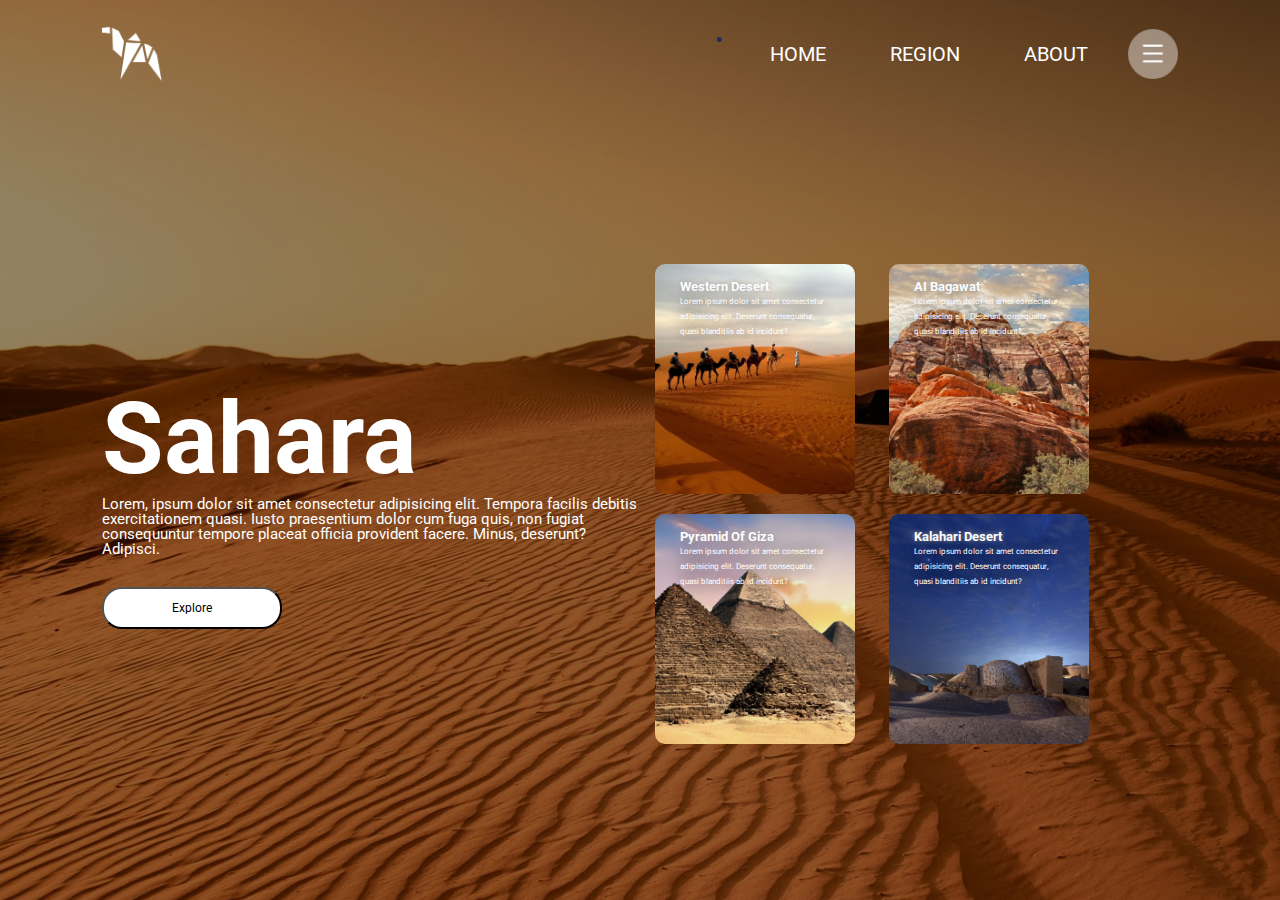
<file: cover page-2/index.html>
<!DOCTYPE html>
<html lang="en">
<head>
    <meta charset="UTF-8">
    <meta http-equiv="X-UA-Compatible" content="IE=edge">
    <meta name="viewport" content="width=device-width, initial-scale=1.0">
    <title>Website Header Using</title>
    <link rel="stylesheet" href="style.css">
    
    
</head>
<body>
    <div class="container">
        <div class="navbar">
            <img src="img/logo.png" class="logo">
                <nav>
                    <ul>
                        <li><a href="#">HOME</a> </li>
                        <li><a href="#">REGION</a> </li>
                        <li><a href="#">ABOUT</a> </li>
                    </ul>
                </nav>
            <img src="img/menu.png" class="menu-icon">
        </div>

        <div class="row">
            <div class="col">
                <h1>Sahara</h1>
                <p>Lorem, ipsum dolor sit amet consectetur adipisicing elit.
                     Tempora facilis debitis exercitationem quasi. Iusto praesentium
                      dolor cum fuga quis, non fugiat consequuntur tempore placeat 
                      officia provident facere. Minus, deserunt? Adipisci.</p>
                    <button type="button">Explore</button>
            </div>
            <div class="col">
                <div class="card card1">
                    <h5>Western Desert</h5>
                    <p>Lorem ipsum dolor sit amet consectetur adipisicing elit.
                    Deserunt consequatur, quasi blanditiis ab id incidunt?</p>
                </div>
                <div class="card card2">
                    <h5>AI Bagawat</h5>
                    <p>Lorem ipsum dolor sit amet consectetur adipisicing elit.
                    Deserunt consequatur, quasi blanditiis ab id incidunt?</p>
                </div>
                <div class="card card3">
                    <h5>Pyramid Of Giza</h5>
                    <p>Lorem ipsum dolor sit amet consectetur adipisicing elit.
                    Deserunt consequatur, quasi blanditiis ab id incidunt?</p>
                </div>
                <div class="card card4">
                    <h5>Kalahari Desert</h5>
                    <p>Lorem ipsum dolor sit amet consectetur adipisicing elit.
                    Deserunt consequatur, quasi blanditiis ab id incidunt?</p>
                </div>
            </div>
        </div>
    </div>



</body>
</html>
</file>
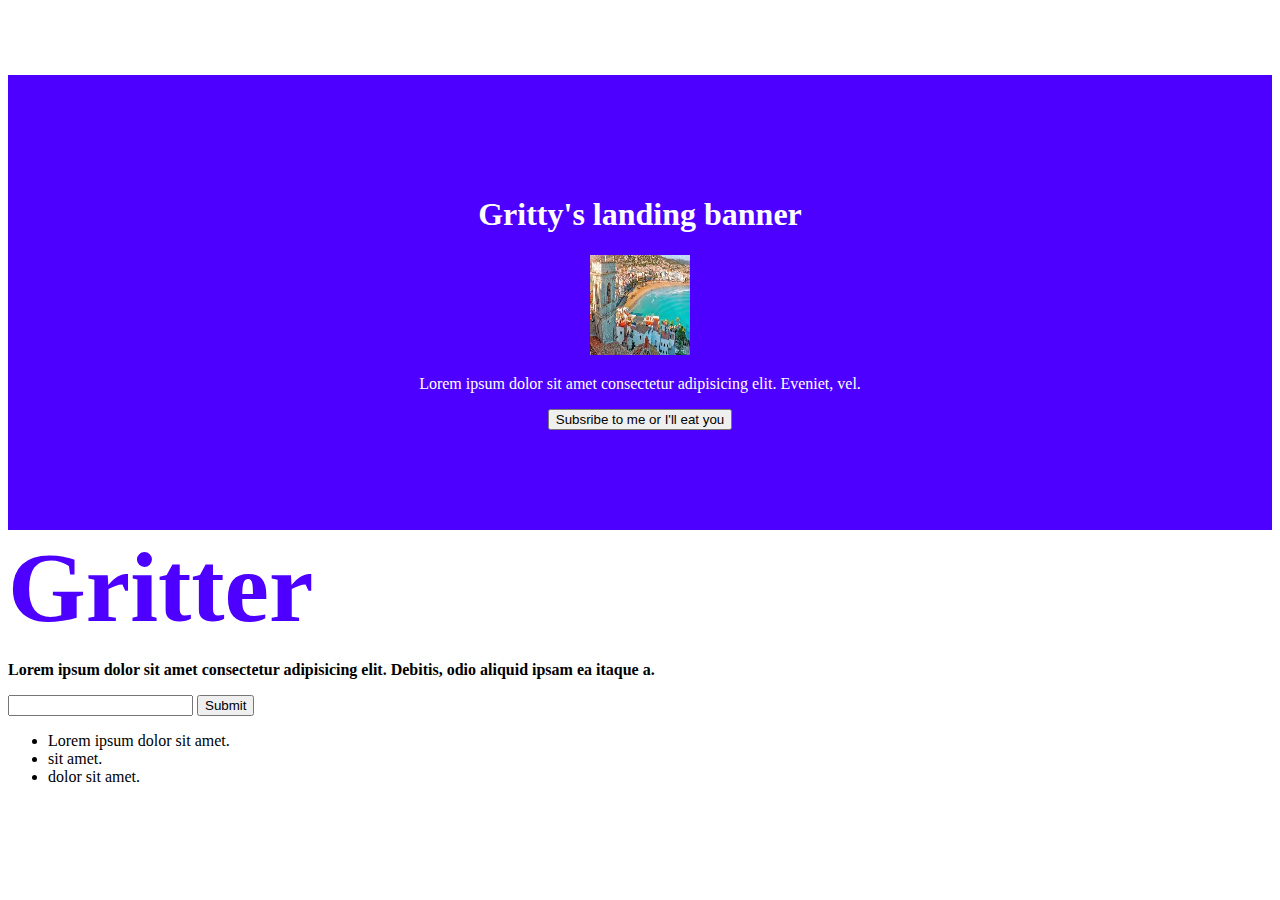
<file: cover page/index.html>
<!DOCTYPE html>
<html lang="en">
<head>
    <meta charset="UTF-8">
    <meta http-equiv="X-UA-Compatible" content="IE=edge">
    <meta name="viewport" content="width=device-width, initial-scale=1.0">
    <title>Gritt-ify</title>
     <link rel="stylesheet" href="style.css">
</head>
<body>
    <div class="banner">
        <h1>Gritty's landing banner</h1>
        <img id="small-gritty" src="ispanya.png" width="600" alt="">
        <p>Lorem ipsum dolor sit amet consectetur adipisicing elit. Eveniet, vel.</p>
        <button>Subsribe to me or I'll eat you</button>

    </div>
    <div>
        <span class="bold" id="gritter">Gritter</span>
        <p class="bold">Lorem ipsum dolor sit amet consectetur adipisicing elit. Debitis, odio aliquid ipsam ea itaque a.</p>
        <form action="">
            <input type="text"/>
            <input type="submit" value="Submit">
        </form>
        <div>
            <ul>
                <li>
                    <div></div><span>Lorem ipsum dolor sit amet.</span>
                </li>
                <li>
                    <div></div><span> sit amet.</span>
                </li>
                <li>
                    <div></div><span> dolor sit amet.</span>
                </li>
            </ul>
        </div>
    </div>
    
</body>
</html>
</file>
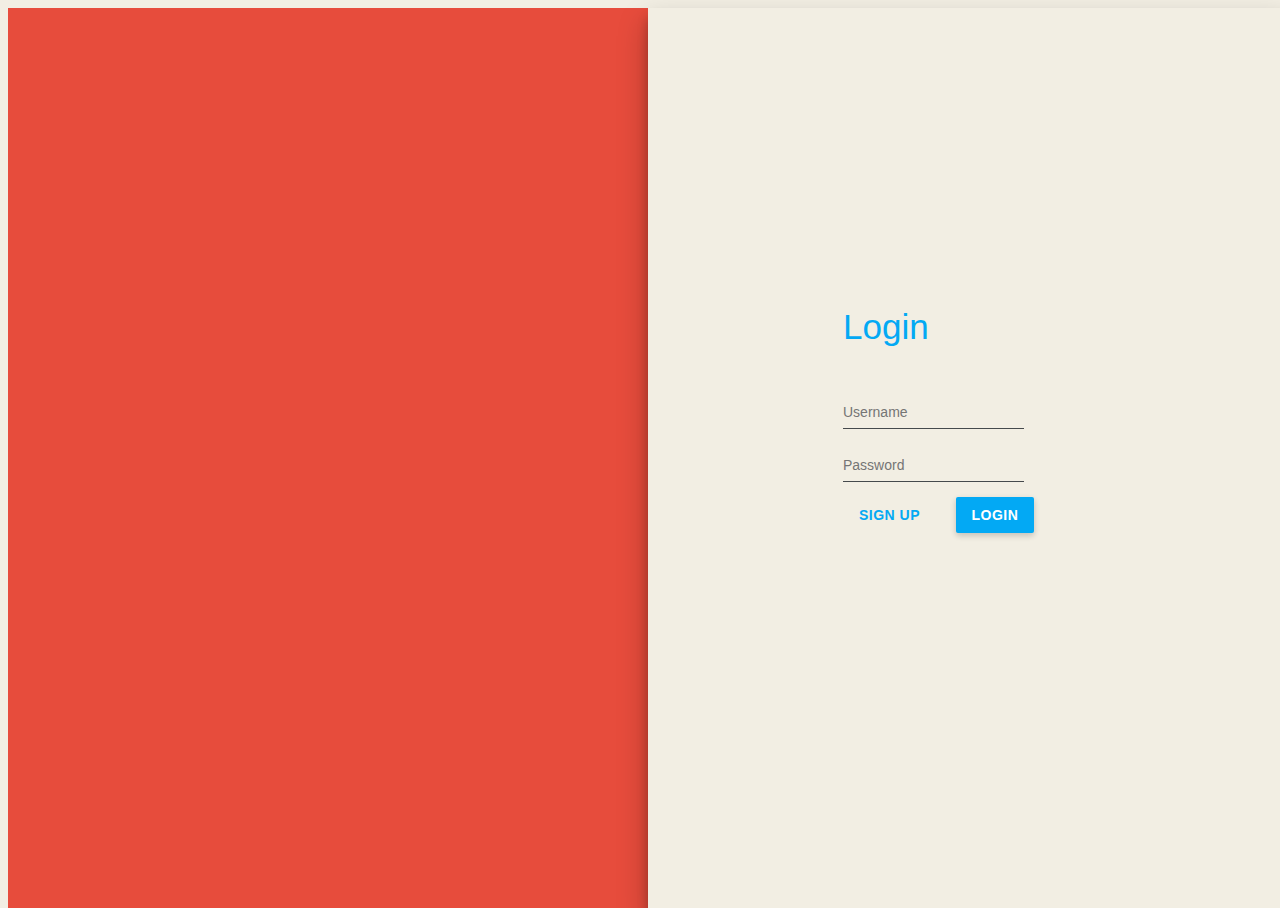
<file: Sliding-Entry-Form/index.html>
<!DOCTYPE html>
<html lang="en">

<head>
    <meta charset="UTF-8">
    <title>Test</title>
    <script src="https://code.jquery.com/jquery-3.6.0.min.js"></script>
    
    <script  src="script.js"></script>
    <link rel="stylesheet" href="style.css">
    
</head>
    
<body>

<div id="back">
  <div class="backRight"></div>
  <div class="backLeft"></div>
</div>

<div id="slideBox">
  <div class="topLayer">
    <div class="left">
      <div class="content">
        <h2>Sign Up</h2>
        <form method="post" onsubmit="return false;">
          <div class="form-group">
            <input type="text" placeholder="Username" />
            <input type="text" placeholder="Password" />
          </div>
          <div class="form-group"></div>
          <div class="form-group"></div>
          <div class="form-group"></div>
        </form>
        <button id="goLeft" class="off">Login</button>
        <button>Sign up</button>
      </div>
    </div>
    <div class="right">
      <div class="content">
        <h2>Login</h2>
        <form method="post" onsubmit="return false;">
          <div class="form-group">
            <input type="text" placeholder="Username" />
            <input type="text" placeholder="Password" />
          </div>
          <button id="goRight" class="off">Sign Up</button>
          <button id="login" type="submit">Login</button>
        </form>
      </div>
    </div>
  </div>
</div>
    
    
</body>

</html>

<!--Inspiration from: http://ertekinn.com/loginsignup/-->
</file>
<file: cover page-2/style.css>
@import url('https://fonts.googleapis.com/css2?family=Roboto:wght@400;700&display=swap');

body{
    background-image: url(img/background.png);
}
*{
    margin: 0;
    padding: 0;
    font-family: 'Roboto',sans-serif;
}
.container{
    width: 100%;
    height: 100vh;
    background-image: linear-
    gradient(rgba(0,0,0.7),rgba(0,0,0,0.7)),url(img/background.png);
    background-position: center;
    background-size: cover;
    padding-left: 8%;
    padding-right: 8%;
    box-sizing: border-box;
}
.navbar{
    height: 12%;
    display: flex;
    align-items: center;
}
.logo{
    width: 60px;
    cursor: pointer;
}

.menu-icon{
    width: 50px;
    cursor: pointer;
    margin-left: 40px;
   
}
nav {
    flex: 1;
    text-align: right;
}
nav ul li{
    list-style: none;
    display: inline-block;
    margin-left: 60px;
}

nav ul li a{
    text-decoration: none;
    color: #fff;
    font-size: 20px;
}
.row{
    display: flex;
    height: 88%;
    align-items: center;
}
.col{
    flex-basis: 50%;

}
h1{
    color: #fff;
    font-size: 100px;
}
p{
    color: #fff;
    font-size: 15px;
    line-height: 15px;
}
button{
    width: 180px;
    color: #000;
    font-size: 12px;
    padding: 12px 0;
    background: #fff;
    border-radius: 20px;
    outline: none;
    margin-top: 30px;
}
.card{
    width: 200px;
    height: 230px;
    display: inline-block;
    border-radius: 10px;
    padding: 15px 25px;
    box-sizing: border-box;
    cursor: pointer;
    margin: 10px 15px;
    background-position: center;
    background-size: cover;
    transition: transform 0.5s;
}
.card1{
    background-image: url(img/pic-1.png);
}
.card2{
    background-image: url(img/pic-2.png);
}
.card3{
    background-image: url(img/pic-3.png);
}
.card4{
    background-image: url(img/pic-4.png);
}
 .card:hover{
    transform: translateY(-10px);
 }

 h5{
    color: #fff;
    text-shadow: 0 0 5px #999;
 }
 .card p {
    text-shadow: 0 0 15px #000;
    font-size: 8px;
 }
</file>
<file: cover page/style.css>
.banner{
    background-color: #4d00ff;
    color: white;
    margin-top: 75px;
    text-align: center;
    padding: 100px 0;
}
#small-gritty{
    height: 100px;
    width: 100px;
}
#gritter{
    color: #4d00ff;
    font-size: 100px;
}
.bold{
    font-weight: 900;
}
</file>
<file: Sliding-Entry-Form/style.css>
body {
  height: 100%;
  overflow: hidden;
  width: 100% !important;
  box-sizing: border-box;
  font-family: 'Roboto', sans-serif;
    background: #f2eee3;
}



.backRight {
  position: absolute;
  right: 0;
  width: 50%;
  height: 100%;
  background: #f2eee3 url(https://forums.macrumors.com/attachments/monterey-mac-jpg.1788406/);
  background-size: cover;
  background-position: 50% 50%;
}

.backLeft {
  position: absolute;
  left: 0;
  width: 50%;
  height: 100%;
  background: #e74c3c url(https://external-content.duckduckgo.com/iu/?u=https%3A%2F%2F1.bp.blogspot.com%2F-gMX5fS_rUqg%2FXfLBGokAzAI%2FAAAAAAAAjEY%2Fqs-2a28y3g4ruhktycDX2ApIUhhh01WMgCLcBGAsYHQ%2Fs2560%2Fmacos-mojave-dusk-mode-stock-el-2560x1440.jpg&f=1&nofb=1);
  background-size: cover;
  background-position: 50% 50%;
}

#back {
  width: 100%;
  height: 100%;
  position: absolute;
  z-index: -999;
}

#slideBox {
  width: 50%;
  max-height: 100%;
  height: 100%;
  overflow: hidden;
  margin-left: 50%;
  position: absolute;
  box-shadow: 0 14px 28px rgba(0,0,0,0.25), 0 10px 10px rgba(0,0,0,0.22);
}
.topLayer {
  width: 200%;
  height: 100%;
  position: relative;
  left: 0;
  left: -100%;
}

.left {
  width: 50%;
  height: 100%;
  background: #2C3034;
  left: 0;
  position: absolute;
}

.right {
  width: 50%;
  height: 100%;
  background: #f2eee3;
  right: 0;
  position: absolute;
}

.content {
  width: 250px;
  margin: 0 auto;
  top: 30%;
  position: absolute;
  left: 50%;
  margin-left: -125px;
}

.content h2 {
  color: #03A9F4;
  font-weight: 300;
  font-size: 35px;
}

button {
  background: #03A9F4;
  padding: 10px 16px;
  width: auto;
  font-weight: 600;
  text-transform:  uppercase;
  font-size: 14px;
  color: #fff;
  line-height: 16px;
  letter-spacing: 0.5px;
  border-radius: 2px;
  box-shadow: 0 2px 6px rgba(0,0,0,0.1), 0 3px 6px rgba(0,0,0,0.1);
  border: 0;
  outline: 0;
  margin: 15px 15px 15px 0;
  transition: all 0.25s;
}

button:hover {
  background: #0288D1;
  box-shadow: 0 4px 7px rgba(0,0,0,0.1), 0 3px 6px rgba(0,0,0,0.1);
}
.off {
  background: none;
  color: #03A9F4;
  box-shadow: none;
}

.right .off:hover {
  background: #eee;
  color: #03A9F4;
  box-shadow: none;
}
.left .off:hover {
  box-shadow: none;
  color: #03A9F4;
  background: #363A3D;
}
input {
  background: transparent;
  border: 0;
  outline: 0;
  border-bottom: 1px solid #45494C;
  font-size: 14px;
  color: #959595;
  padding: 8px 0;
  margin-top: 20px;
}
</file>
